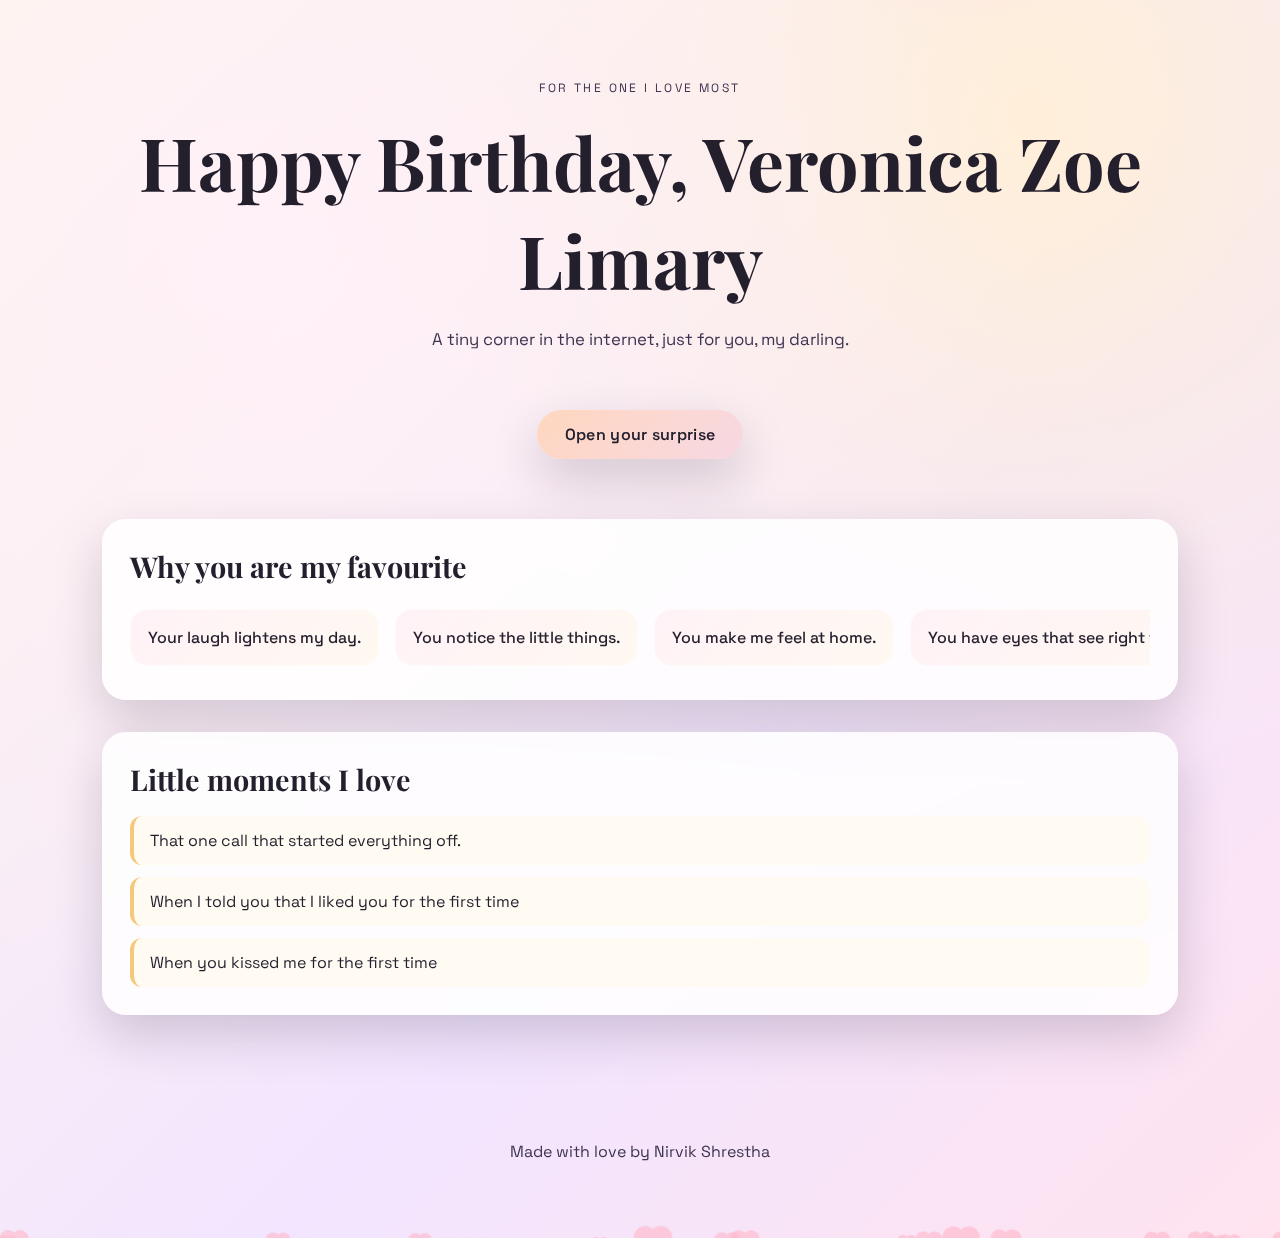
<file: index.html>
<!doctype html>
<html lang="en">

<head>
  <meta charset="utf-8" />
  <meta name="viewport" content="width=device-width, initial-scale=1" />
  <title>Happy Birthday</title>
  <link rel="preconnect" href="https://fonts.googleapis.com" />
  <link rel="preconnect" href="https://fonts.gstatic.com" crossorigin />
  <link
    href="https://fonts.googleapis.com/css2?family=Playfair+Display:wght@500;700&family=Space+Grotesk:wght@400;500;600&display=swap"
    rel="stylesheet" />
  <link rel="stylesheet" href="styles.css" />
</head>

<body>
  <div class="glow"></div>
  <header class="hero">
    <p class="eyebrow">For the one I love most</p>
    <h1 class="title">Happy Birthday, <span id="name">Love</span></h1>
    <p class="subtitle">
      A tiny corner in the internet, just for you, my darling.
    </p>
    <div class="countdown">
      <div class="countdown-label">Countdown to your day</div>
      <div id="countdown" class="countdown-time">Loading...</div>
    </div>
    <a id="surpriseBtn" class="surprise-btn" href="love.html">
      Open your surprise
    </a>
  </header>

  <main class="content">
    <section class="panel">
      <h2>Why you are my favourite</h2>
      <div class="cards-scroll">
        <div id="reasons" class="cards-track"></div>
      </div>
    </section>

    <section class="panel">
      <h2>Little moments I love</h2>
      <div id="moments" class="moments"></div>
    </section>
  </main>

  <footer class="footer">
    <p>Made with love by <span id="fromName">Me</span></p>
  </footer>

  <script src="main.js"></script>
</body>

</html>
</file>
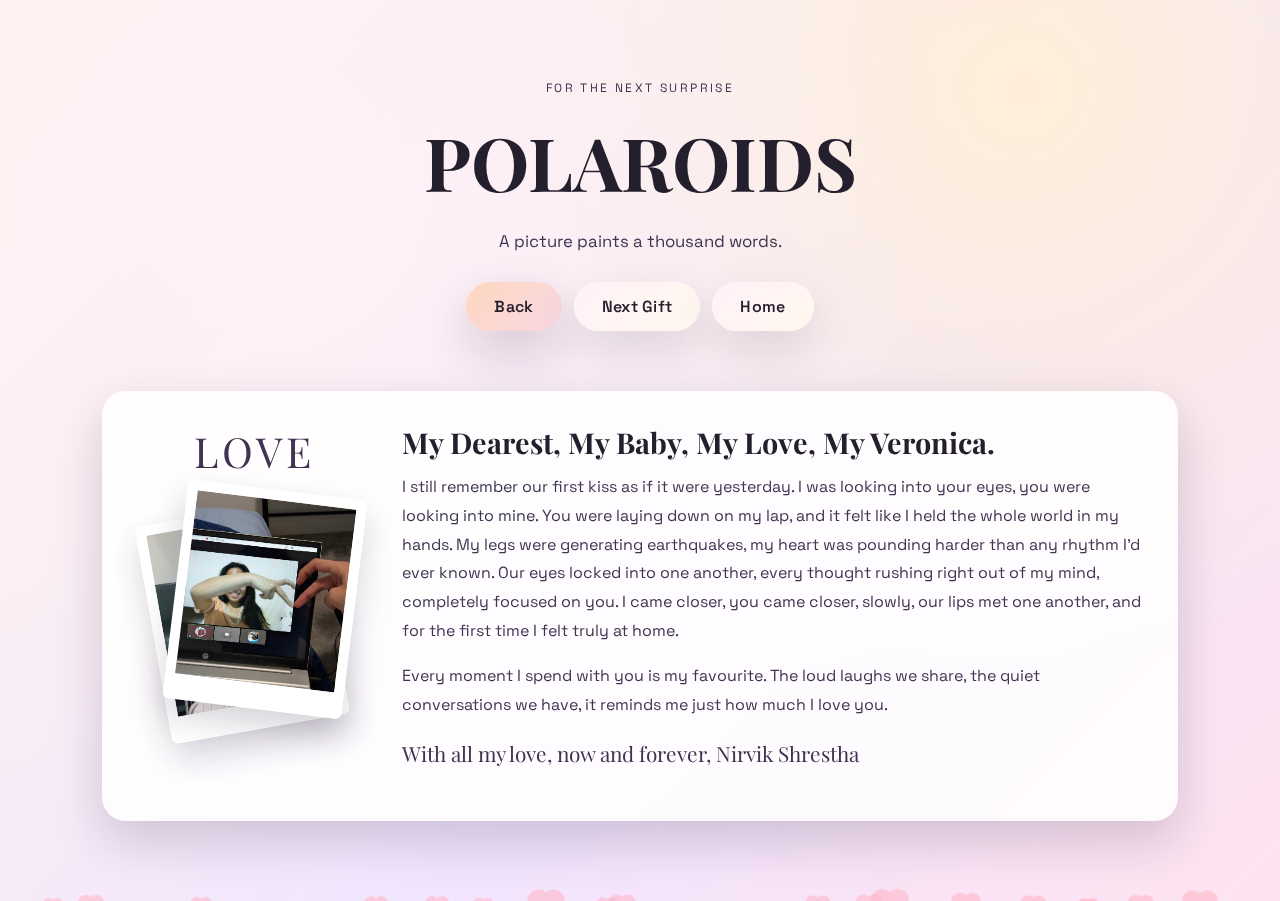
<file: gift.html>
<!doctype html>
<html lang="en">
  <head>
    <meta charset="utf-8" />
    <meta name="viewport" content="width=device-width, initial-scale=1" />
    <title>Next Gift</title>
    <link rel="preconnect" href="https://fonts.googleapis.com" />
    <link rel="preconnect" href="https://fonts.gstatic.com" crossorigin />
    <link
      href="https://fonts.googleapis.com/css2?family=Playfair+Display:wght@500;700&family=Space+Grotesk:wght@400;500;600&display=swap"
      rel="stylesheet"
    />
    <link rel="stylesheet" href="styles.css" />
  </head>
  <body>
    <div class="glow"></div>
    <header class="hero">
      <p class="eyebrow">For the next surprise</p>
      <h1 class="title">POLAROIDS</h1>
      <p class="subtitle">
        A picture paints a thousand words.
      </p>
      <div class="button-row">
        <a class="surprise-btn" href="love.html">Back</a>
        <a class="surprise-btn secondary-btn" href="poems.html">Next Gift</a>
        <a class="surprise-btn secondary-btn" href="index.html">Home</a>
      </div>
    </header>

    <main class="content">
      <section class="panel note-panel">
        <div class="note-layout">
          <div class="note-art">
            <div class="heart-scribble">love</div>
            <div class="photo-stack" id="photoStack">
              <div
                class="photo-frame photo-back"
                id="photoBack"
                style="background-image: url('images/PXL_20250828_161057275.jpg'); background-size: cover; background-position: center;"
              ></div>
              <div
                class="photo-frame photo-front"
                id="photoFront"
                style="background-image: url('images/PXL_20250929_065452975.jpg'); background-size: cover; background-position: center;"
              ></div>
            </div>
          </div>
          <div class="note-text">
            <h2>My Dearest, My Baby, My Love, My Veronica.</h2>
            <p>
              I still remember our first kiss as if it were yesterday.
              I was looking into your eyes, you were looking into mine.
              You were laying down on my lap, and it felt like I held the whole world in my hands.
              My legs were generating earthquakes, my heart was pounding harder than any rhythm I'd ever known.
              Our eyes locked into one another, every thought rushing right out of my mind, completely focused on you.
              I came closer, you came closer, slowly, our lips met one another, and for the first time I felt truly at home.
            </p>
            <p>
              Every moment I spend with you is my favourite. The loud laughs we share,
              the quiet conversations we have, it reminds me just how much I love you.
            </p>
            <p class="signoff">
              With all my love, now and forever,
              <span id="fromNameCard">Me</span>
            </p>

          </div>
        </div>
      </section>
    </main>

    <script src="main.js"></script>
  </body>
</html>
</file>
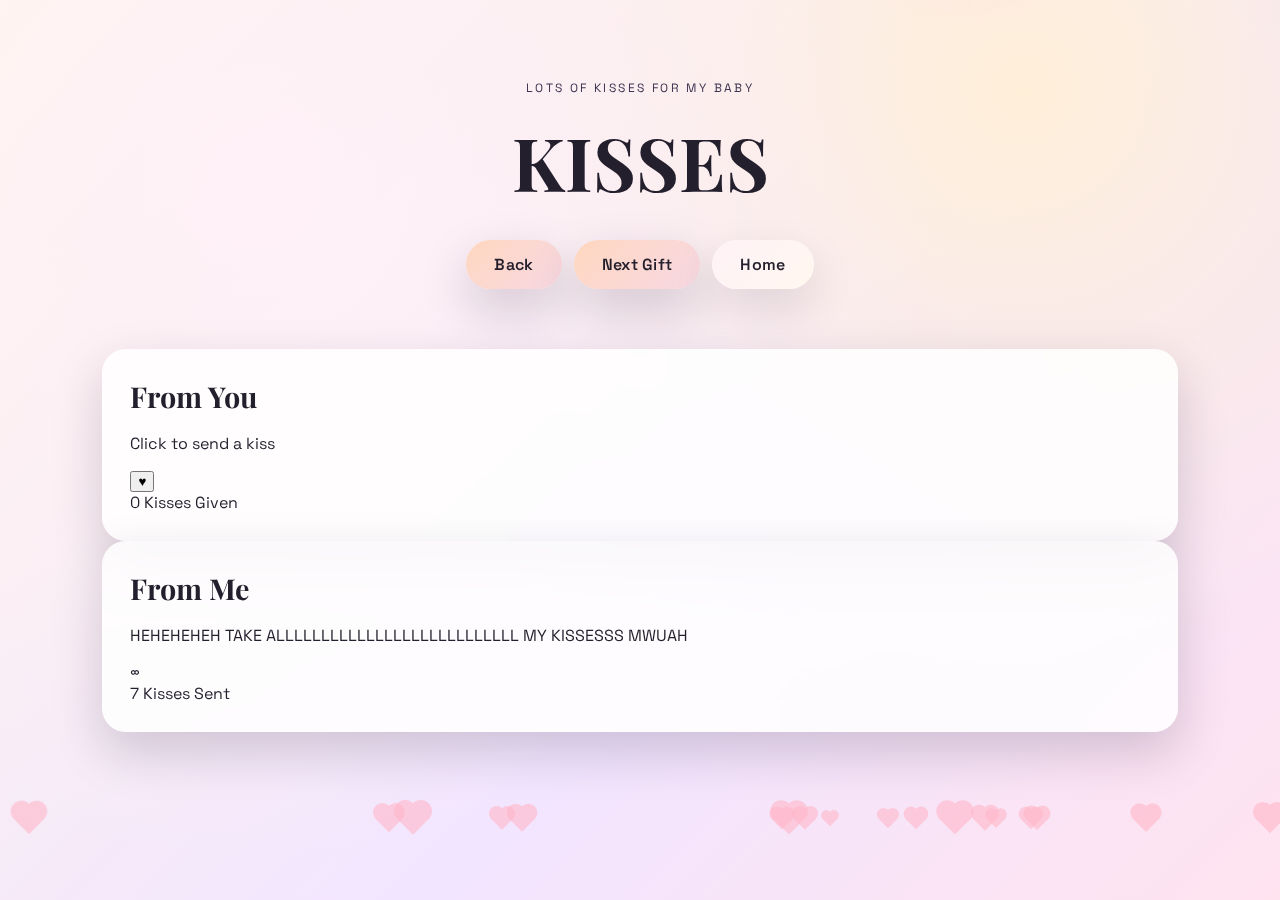
<file: kisses.html>
<!doctype html>
<html lang="en">

<head>
    <meta charset="utf-8" />
    <meta name="viewport" content="width=device-width, initial-scale=1" />
    <title>Kisses</title>
    <link rel="preconnect" href="https://fonts.googleapis.com" />
    <link rel="preconnect" href="https://fonts.gstatic.com" crossorigin />
    <link
        href="https://fonts.googleapis.com/css2?family=Playfair+Display:wght@500;700&family=Space+Grotesk:wght@400;500;600&display=swap"
        rel="stylesheet" />
    <link rel="stylesheet" href="styles.css" />
</head>

<body>
    <div class="glow"></div>
    <header class="hero">
        <p class="eyebrow">LOTS OF KISSES FOR MY BABY</p>
        <h1 class="title">KISSES</h1>
        <p class="subtitle">
        </p>
        <div class="button-row">
            <a class="surprise-btn" href="poems.html">Back</a>
            <a class="surprise-btn" href="playlist.html">Next Gift</a>
            <a class="surprise-btn secondary-btn" href="index.html">Home</a>
        </div>
    </header>

    <main class="content">
        <div class="clicker-layout">
            <!-- Her Side -->
            <section class="panel clicker-panel her-side">
                <h2>From You</h2>
                <p class="clicker-desc">Click to send a kiss</p>
                <button id="herClickerBtn" class="click-btn">
                    <span class="heart-icon">♥</span>
                </button>
                <div class="counter-display">
                    <span id="herCount">0</span>
                    <span class="label">Kisses Given</span>
                </div>
            </section>

            <!-- His Side -->
            <section class="panel clicker-panel his-side">
                <h2>From Me</h2>
                <p class="clicker-desc">HEHEHEHEH TAKE ALLLLLLLLLLLLLLLLLLLLLLLLLLL MY KISSESSS MWUAH</p>
                <div class="infinite-display">
                    <span class="infinite-icon">∞</span>
                </div>
                <div class="counter-display">
                    <span id="hisCount">0</span>
                    <span class="label">Kisses Sent</span>
                </div>
            </section>
        </div>
    </main>

    <script src="main.js"></script>
</body>

</html>
</file>
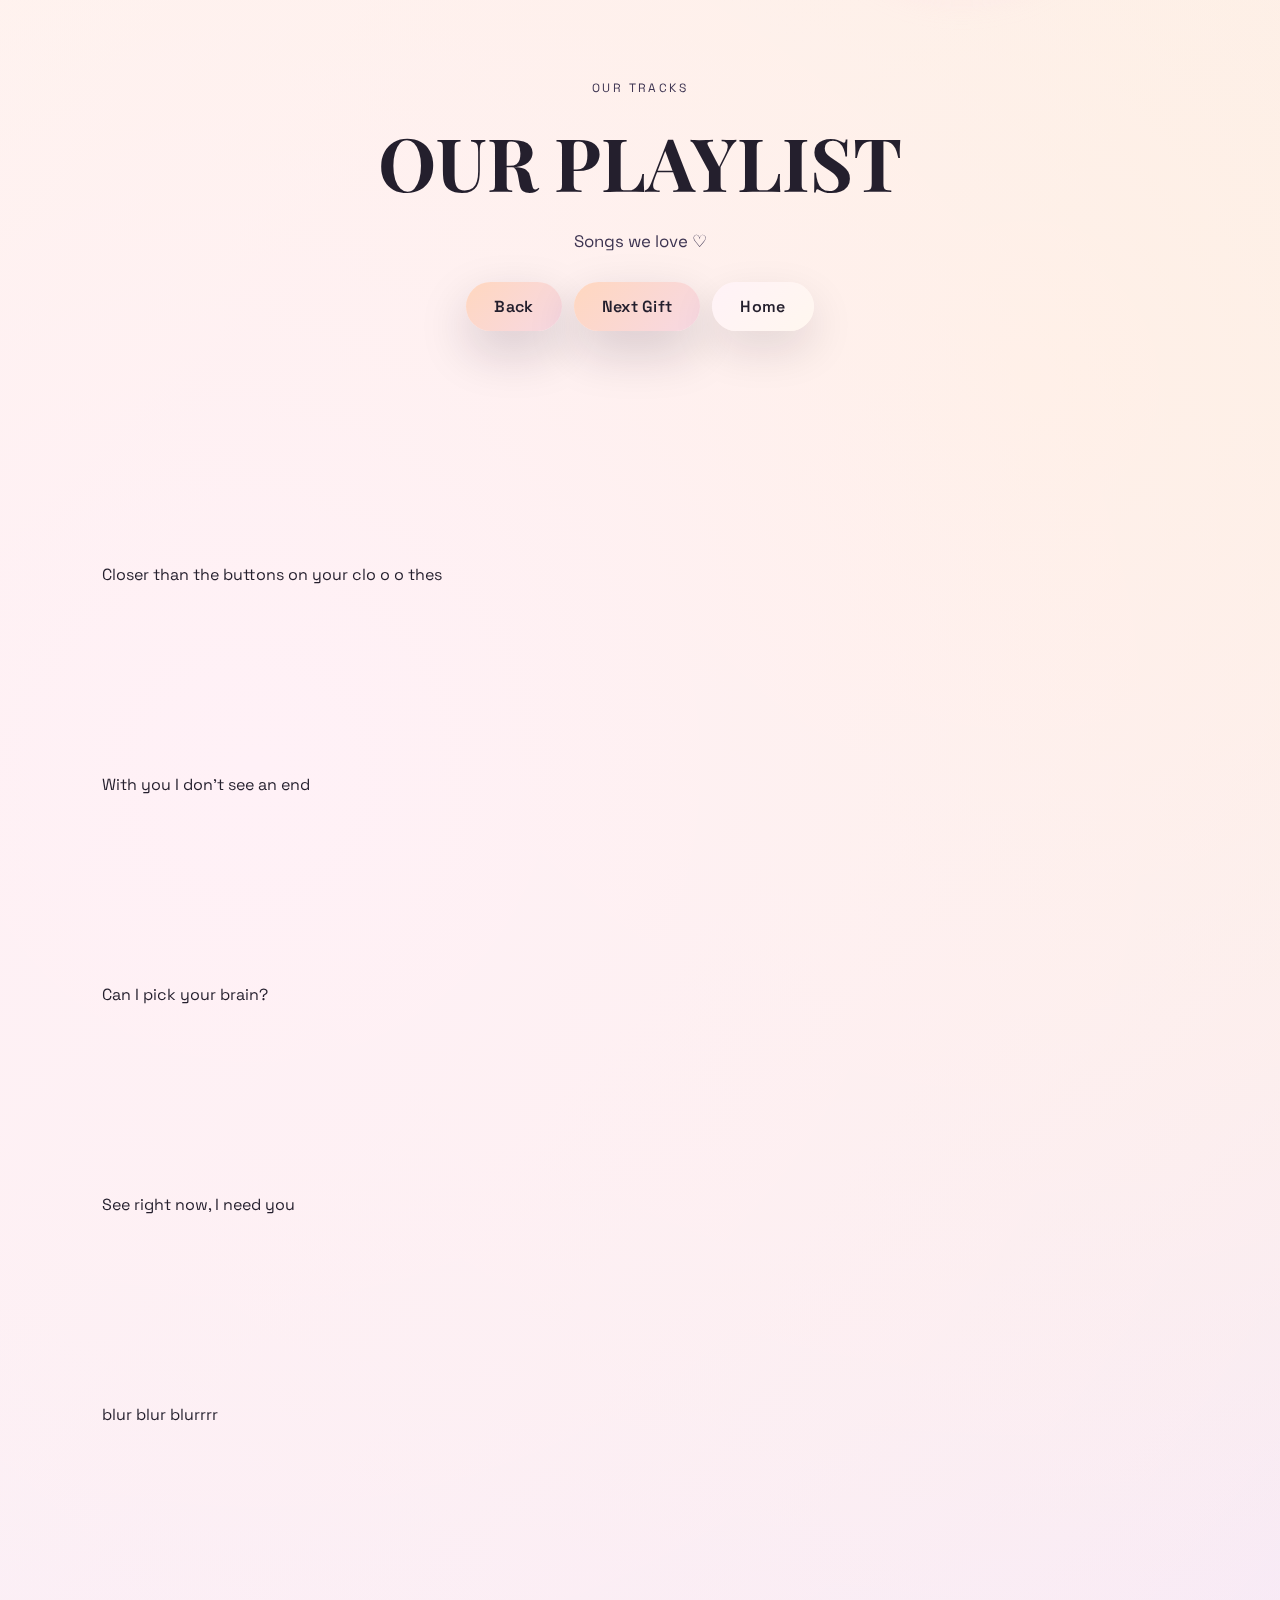
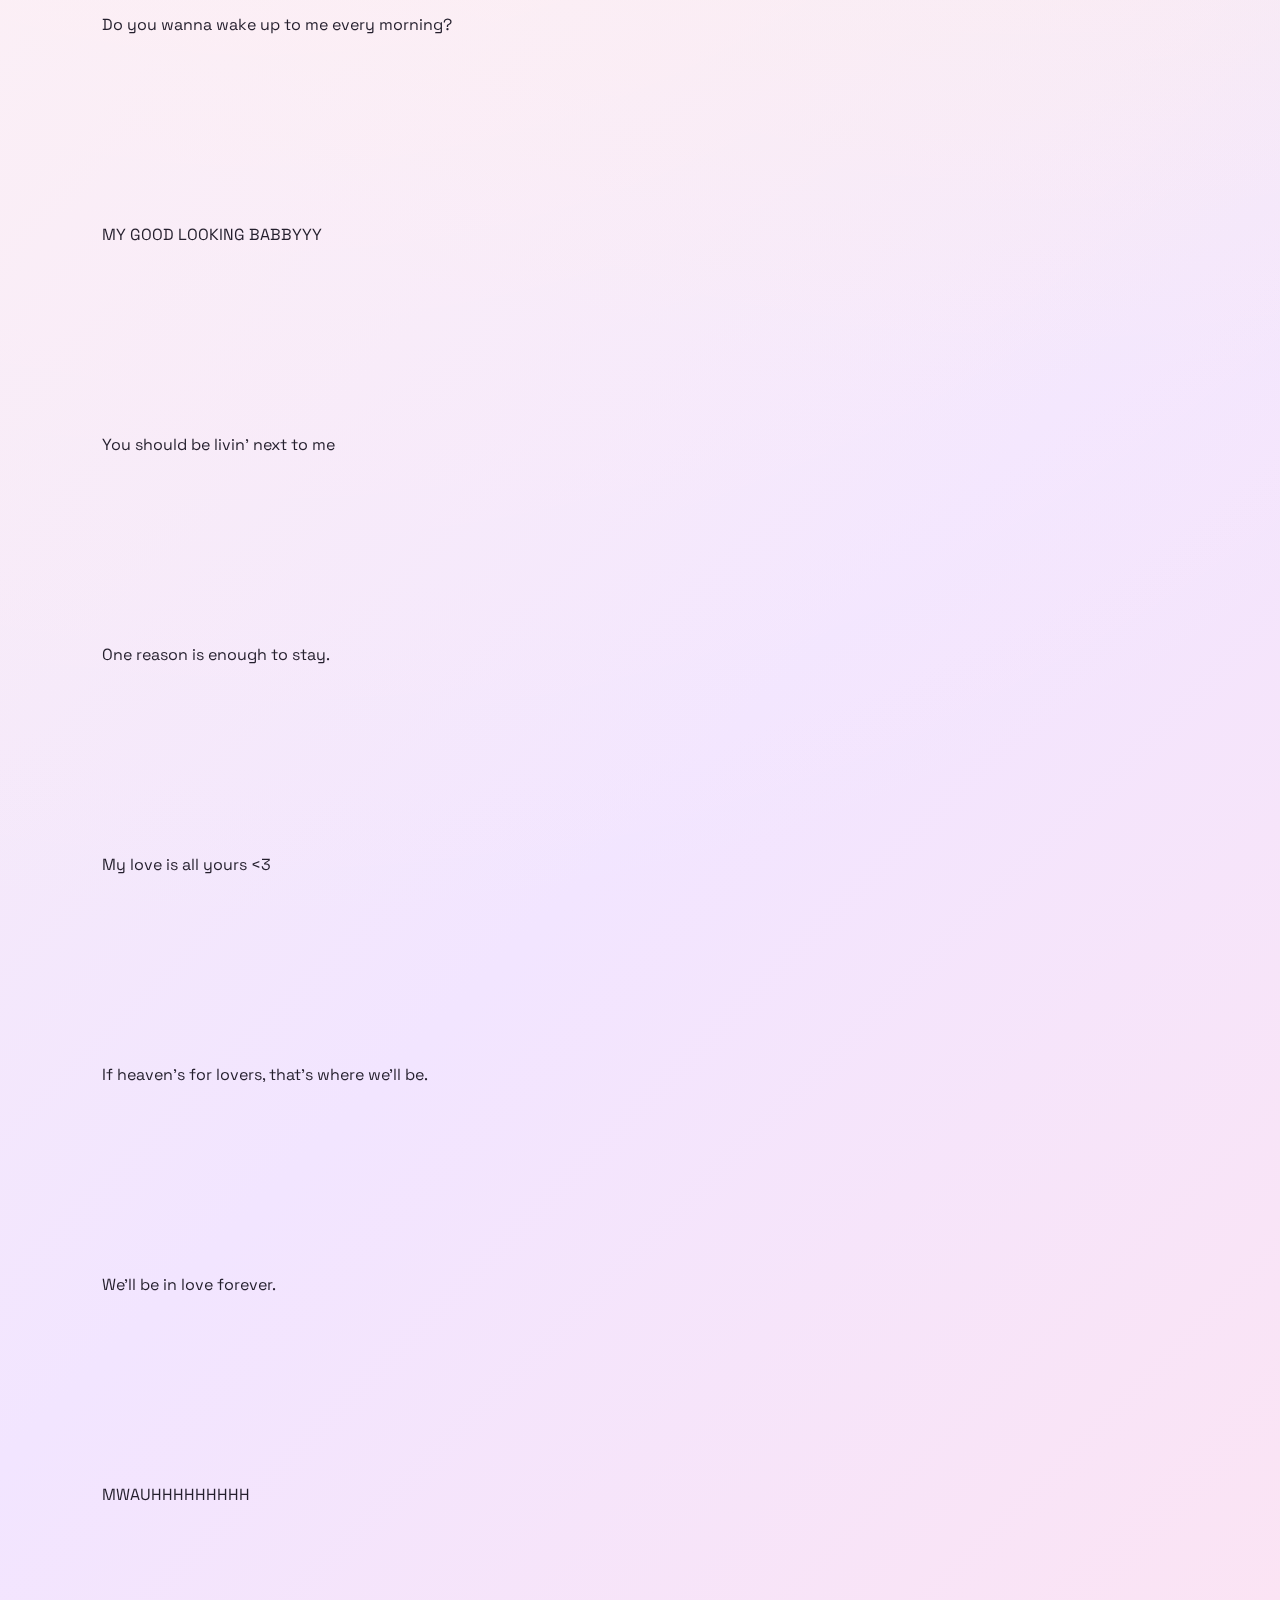
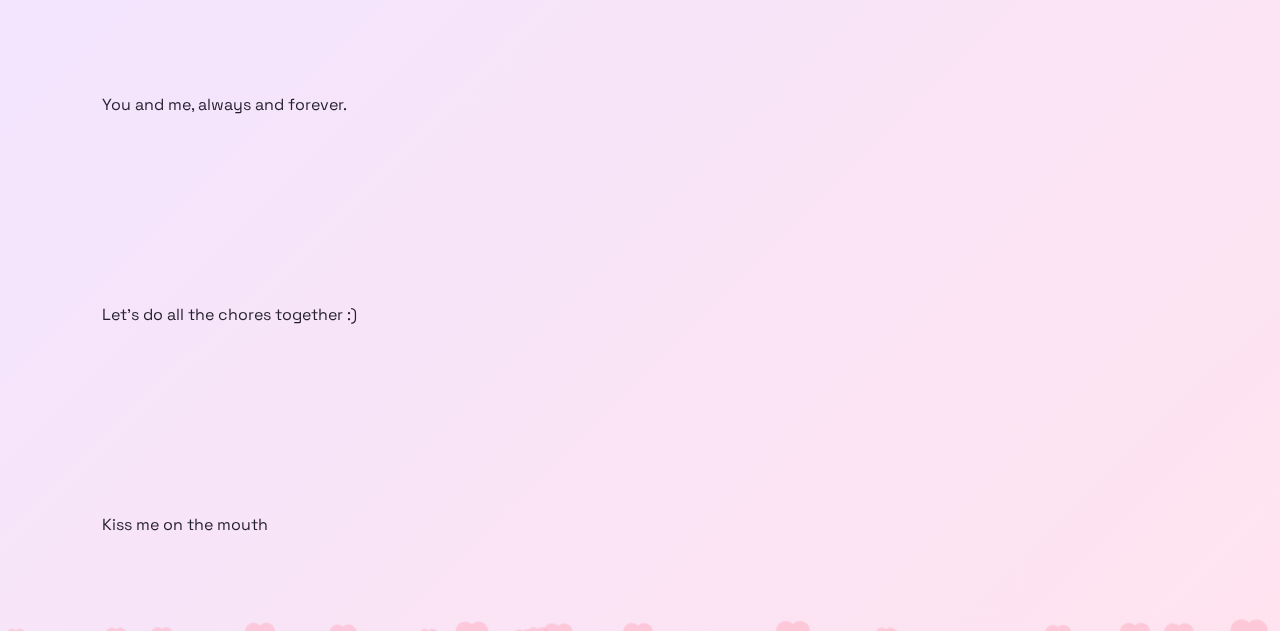
<file: playlist.html>
<!doctype html>
<html lang="en">

<head>
    <meta charset="utf-8" />
    <meta name="viewport" content="width=device-width, initial-scale=1" />
    <title>Our Playlist</title>
    <link rel="preconnect" href="https://fonts.googleapis.com" />
    <link rel="preconnect" href="https://fonts.gstatic.com" crossorigin />
    <link
        href="https://fonts.googleapis.com/css2?family=Playfair+Display:wght@500;700&family=Space+Grotesk:wght@400;500;600&display=swap"
        rel="stylesheet" />
    <link rel="stylesheet" href="styles.css" />
</head>

<body>
    <div class="glow"></div>
    <header class="hero">
        <p class="eyebrow">OUR tracks</p>
        <h1 class="title">OUR PLAYLIST</h1>
        <p class="subtitle">
            Songs we love ♡
        </p>
        <div class="button-row">
            <a class="surprise-btn" href="kisses.html">Back</a>
            <a class="surprise-btn" href="universe.html">Next Gift</a>
            <a class="surprise-btn secondary-btn" href="index.html">Home</a>
        </div>
    </header>

    <main class="content">
        <section class="playlist-panel">
            <div id="playlistGrid" class="playlist-grid">
                <!-- Songs will be injected here by main.js -->
                <p style="text-align:center; width:100%; color: var(--soft-ink);">Loading our songs...</p>
            </div>
        </section>
    </main>

    <script src="main.js"></script>
</body>

</html>
</file>
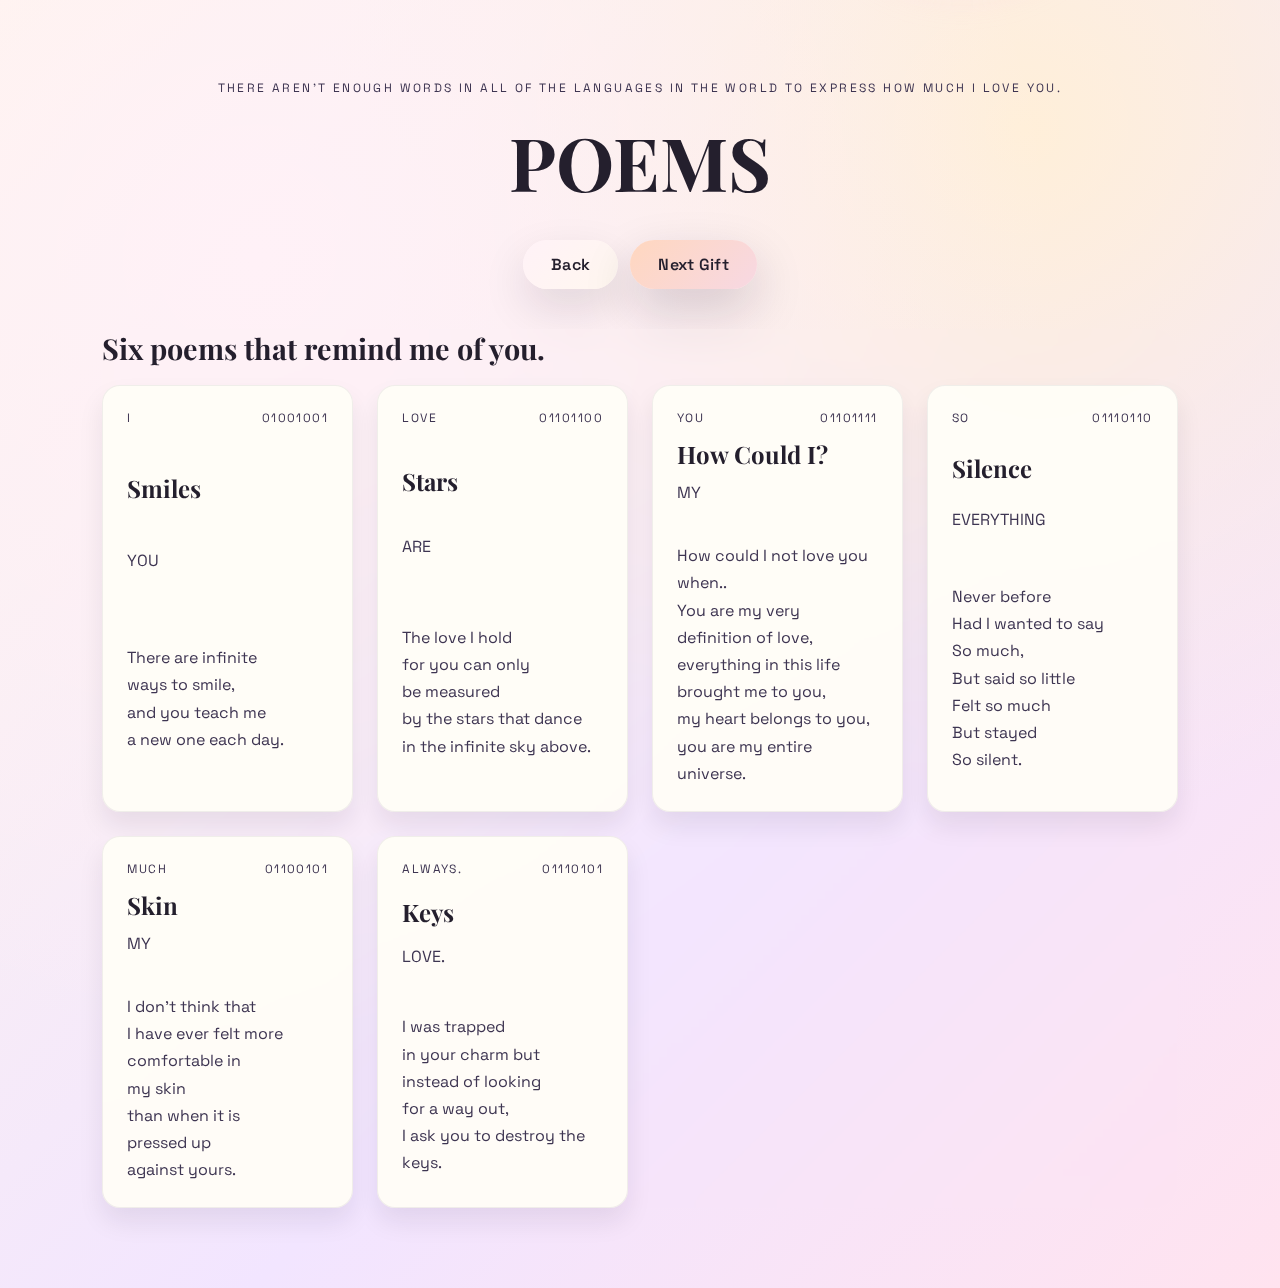
<file: poems.html>
<!doctype html>
<html lang="en">

<head>
  <meta charset="utf-8" />
  <meta name="viewport" content="width=device-width, initial-scale=1" />
  <title>Poems for You</title>
  <link rel="preconnect" href="https://fonts.googleapis.com" />
  <link rel="preconnect" href="https://fonts.gstatic.com" crossorigin />
  <link
    href="https://fonts.googleapis.com/css2?family=Playfair+Display:wght@500;700&family=Space+Grotesk:wght@400;500;600&display=swap"
    rel="stylesheet" />
  <link rel="stylesheet" href="styles.css" />
</head>

<body>
  <div class="glow"></div>
  <header class="hero">
    <p class="eyebrow">There aren't enough words in all of the languages in the world to express how much I love you.
    </p>
    <h1 class="title">POEMS</h1>
    <p class="subtitle">

    </p>
    <div class="button-row">
      <a class="surprise-btn secondary-btn" href="gift.html">Back</a>
      <a class="surprise-btn" href="kisses.html">Next Gift</a>
    </div>
  </header>

  <main class="content poems-page">
    <section class="panel poems-panel">
      <h2>Six poems that remind me of you.</h2>
      <div class="poem-grid">
        <article class="poem-card">
          <div class="poem-meta">
            <span class="poem-tag">I</span>
            <span class="poem-date">01001001</span>
          </div>
          <h3>Smiles</h3>
          <p class="poem-author">YOU</p>
          <p class="poem-excerpt">
            There are infinite
            ways to smile,
            and you teach me
            a new one each day.
          </p>
        </article>
        <article class="poem-card">
          <div class="poem-meta">
            <span class="poem-tag">LOVE</span>
            <span class="poem-date">01101100</span>
          </div>
          <h3>Stars</h3>
          <p class="poem-author">ARE</p>
          <p class="poem-excerpt">
            The love I hold
            for you can only
            be measured
            by the stars that dance
            in the infinite sky above.
          </p>
        </article>
        <article class="poem-card">
          <div class="poem-meta">
            <span class="poem-tag">YOU</span>
            <span class="poem-date">01101111</span>
          </div>
          <h3>How Could I?</h3>
          <p class="poem-author">MY</p>
          <p class="poem-excerpt">
            How could I not love you when..
            You are my very definition of love,
            everything in this life brought me to you,
            my heart belongs to you,
            you are my entire universe.
          </p>
        </article>
        <article class="poem-card">
          <div class="poem-meta">
            <span class="poem-tag">SO</span>
            <span class="poem-date">01110110</span>
          </div>
          <h3>Silence</h3>
          <p class="poem-author">EVERYTHING</p>
          <p class="poem-excerpt">
            Never before
            Had I wanted to say
            So much,
            But said so little
            Felt so much
            But stayed
            So silent.
          </p>
        </article>
        <article class="poem-card">
          <div class="poem-meta">
            <span class="poem-tag">MUCH</span>
            <span class="poem-date">01100101</span>
          </div>
          <h3>Skin</h3>
          <p class="poem-author">MY</p>
          <p class="poem-excerpt">
            I don't think that
            I have ever felt more
            comfortable in
            my skin
            than when it is
            pressed up
            against yours.
          </p>
        </article>
        <article class="poem-card">
          <div class="poem-meta">
            <span class="poem-tag">ALWAYS.</span>
            <span class="poem-date">01110101</span>
          </div>
          <h3>Keys</h3>
          <p class="poem-author">LOVE.</p>
          <p class="poem-excerpt">
            I was trapped
            in your charm but
            instead of looking
            for a way out,
            I ask you to destroy the keys.
          </p>
        </article>
      </div>
    </section>
  </main>
</body>

</html>
</file>
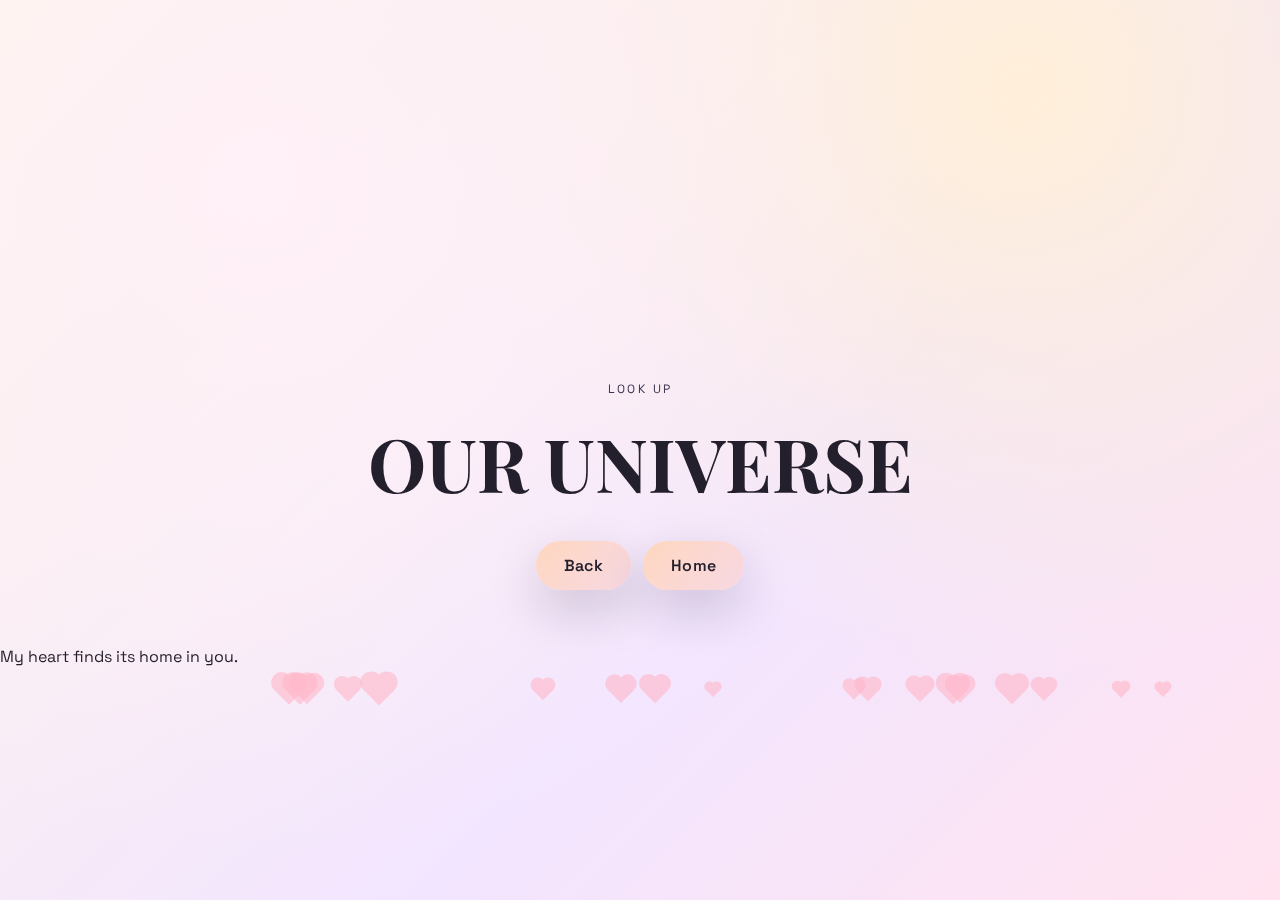
<file: universe.html>
<!doctype html>
<html lang="en">

<head>
    <meta charset="utf-8" />
    <meta name="viewport" content="width=device-width, initial-scale=1" />
    <title>Our Universe</title>
    <link rel="preconnect" href="https://fonts.googleapis.com" />
    <link rel="preconnect" href="https://fonts.gstatic.com" crossorigin />
    <link
        href="https://fonts.googleapis.com/css2?family=Playfair+Display:wght@500;700&family=Space+Grotesk:wght@400;500;600&display=swap"
        rel="stylesheet" />
    <link rel="stylesheet" href="styles.css" />
</head>

<body class="universe-body">
    <!-- Stars will be injected here -->
    <div id="universe" class="universe-container"></div>

    <div class="universe-ui">
        <header class="hero universe-hero">
            <p class="eyebrow">Look Up</p>
            <h1 class="title">OUR UNIVERSE</h1>
            <p class="subtitle">

            </p>
            <div class="button-row">
                <a class="surprise-btn glass-btn" href="playlist.html">Back</a>
                <a class="surprise-btn glass-btn" href="index.html">Home</a>
            </div>
        </header>

        <div id="starMessage" class="star-message-container">
            <p class="placeholder-text">Hover over the stars...</p>
        </div>
    </div>

    <script src="main.js"></script>
</body>

</html>
</file>
<file: styles.css>
:root {
  --ink: #241f2d;
  --soft-ink: #3e3552;
  --rose: #f7d8e3;
  --peach: #ffd7bf;
  --gold: #f4c97a;
  --cream: #fff7f1;
  --shadow: 0 20px 50px rgba(28, 18, 44, 0.18);
  --radius: 24px;
  --body-font: "Space Grotesk", "Segoe UI", sans-serif;
  --display-font: "Playfair Display", "Times New Roman", serif;
}

*,
*::before,
*::after {
  box-sizing: border-box;
}

body {
  margin: 0;
  font-family: var(--body-font);
  color: var(--ink);
  background: radial-gradient(circle at 20% 20%, #fff1f7, transparent 55%),
    radial-gradient(circle at 80% 10%, #ffefd9, transparent 45%),
    linear-gradient(135deg, #fff6ea 0%, #f2e5ff 60%, #ffe3ef 100%);
  min-height: 100vh;
  overflow-x: hidden;
  scrollbar-width: none;
  -ms-overflow-style: none;
}

body::-webkit-scrollbar {
  width: 0;
  height: 0;
}

body.countdown-only .eyebrow,
body.countdown-only .title,
body.countdown-only .subtitle,
body.countdown-only .surprise-btn,
body.countdown-only .content,
body.countdown-only .footer {
  display: none;
}

body.countdown-only .hero {
  min-height: 100vh;
  display: grid;
  place-items: center;
  padding: 0 8vw;
}

.glow {
  position: fixed;
  inset: -40% 10% auto auto;
  width: 380px;
  height: 380px;
  background: radial-gradient(circle, rgba(255, 209, 234, 0.8), transparent 70%);
  filter: blur(10px);
  z-index: -1;
}

.hero {
  padding: 80px 8vw 40px;
  text-align: center;
}

.eyebrow {
  letter-spacing: 0.2em;
  text-transform: uppercase;
  font-size: 0.75rem;
  color: var(--soft-ink);
  margin: 0 0 16px;
}

.title {
  font-family: var(--display-font);
  font-size: clamp(2.6rem, 6vw, 4.6rem);
  margin: 0;
}

.subtitle {
  max-width: 520px;
  margin: 20px auto 30px;
  color: var(--soft-ink);
  font-size: 1.05rem;
}

.countdown {
  display: inline-flex;
  flex-direction: column;
  gap: 6px;
  background: rgba(255, 255, 255, 0.8);
  padding: 16px 22px;
  border-radius: 999px;
  box-shadow: var(--shadow);
}

.countdown-label {
  font-size: 0.8rem;
  text-transform: uppercase;
  letter-spacing: 0.18em;
  color: var(--soft-ink);
}

.countdown-time {
  font-weight: 600;
  font-size: 1.1rem;
}

.surprise-btn {
  margin-top: 30px;
  padding: 14px 28px;
  border: none;
  border-radius: 999px;
  background: linear-gradient(135deg, var(--peach), var(--rose));
  color: var(--ink);
  font-weight: 600;
  letter-spacing: 0.02em;
  cursor: pointer;
  box-shadow: var(--shadow);
  transition: transform 0.3s ease, box-shadow 0.3s ease;
  text-decoration: none;
  display: inline-block;
}

.surprise-btn:hover {
  transform: translateY(-3px);
  box-shadow: 0 25px 60px rgba(28, 18, 44, 0.25);
}

.button-row {
  display: inline-flex;
  gap: 12px;
  flex-wrap: wrap;
  justify-content: center;
}

.button-row .surprise-btn {
  margin-top: 0;
}

.secondary-btn {
  background: linear-gradient(135deg, #fff2f7, #fff7ef);
  box-shadow: 0 18px 45px rgba(28, 18, 44, 0.12);
}


.content {
  display: grid;
  gap: 32px;
  padding: 20px 8vw 80px;
}

.panel {
  background: rgba(255, 255, 255, 0.86);
  border-radius: var(--radius);
  padding: 28px;
  box-shadow: var(--shadow);
  backdrop-filter: blur(12px);
  min-width: 0;
}

.panel h2 {
  font-family: var(--display-font);
  margin: 0 0 18px;
  font-size: 1.8rem;
}

.note-panel {
  padding: 32px;
}

.note-layout {
  display: grid;
  gap: 28px;
  grid-template-columns: minmax(160px, 240px) minmax(0, 1fr);
  align-items: start;
}

.note-art {
  display: grid;
  gap: 18px;
  justify-items: center;
}

.heart-scribble {
  font-family: var(--display-font);
  font-size: 2.6rem;
  color: var(--soft-ink);
  letter-spacing: 0.1em;
  text-transform: uppercase;
}

.photo-stack {
  position: relative;
  width: 180px;
  height: 220px;
  cursor: pointer;
  user-select: none;
}

.photo-frame {
  position: absolute;
  inset: 0;
  border-radius: 6px;
  background: linear-gradient(160deg, #ffffff 0%, #f6f1ff 100%);
  box-shadow: 0 16px 32px rgba(28, 18, 44, 0.18);
  border: 10px solid #ffffff;
  border-bottom-width: 26px;
  transition: transform 0.5s ease, box-shadow 0.5s ease;
}

.photo-back {
  transform: rotate(-10deg) translate(-14px, 12px);
  opacity: 0.95;
  z-index: 1;
  background: linear-gradient(160deg, #f8fbff 0%, #ffeaf0 100%);
}

.photo-front {
  transform: rotate(7deg) translate(10px, -8px);
  z-index: 2;
  background: linear-gradient(
    45deg,
    rgba(244, 201, 122, 0.2),
    rgba(247, 216, 227, 0.5)
  );
}

.photo-stack.is-swapped .photo-front {
  transform: rotate(-12deg) translate(-16px, 14px);
  z-index: 1;
  box-shadow: 0 10px 24px rgba(28, 18, 44, 0.12);
}

.photo-stack.is-swapped .photo-back {
  transform: rotate(6deg) translate(10px, -8px);
  z-index: 2;
}

.note-text h2 {
  font-family: var(--display-font);
  margin: 0 0 12px;
}

.note-text p {
  margin: 0 0 16px;
  color: var(--soft-ink);
  line-height: 1.8;
}

.poems-page {
  padding-top: 0;
}

.poems-panel {
  background: transparent;
  box-shadow: none;
  padding: 0;
}

.poem-grid {
  display: grid;
  gap: 24px;
  grid-template-columns: repeat(auto-fit, minmax(240px, 1fr));
}

.poem-card {
  background: rgba(255, 253, 247, 0.96);
  border-radius: 18px;
  padding: 24px;
  border: 1px solid rgba(62, 53, 82, 0.08);
  box-shadow: 0 14px 26px rgba(28, 18, 44, 0.08);
  display: grid;
  gap: 12px;
  min-height: 280px;
}

.poem-meta {
  display: flex;
  justify-content: space-between;
  text-transform: uppercase;
  letter-spacing: 0.12em;
  font-size: 0.75rem;
  color: var(--soft-ink);
}

.poem-card h3 {
  margin: 0;
  font-family: var(--display-font);
  font-size: 1.5rem;
}

.poem-author {
  margin: 0;
  color: var(--soft-ink);
}

.poem-excerpt {
  margin: 0;
  color: var(--soft-ink);
  line-height: 1.7;
  white-space: pre-line;
}

.poem-link {
  margin-top: auto;
  color: var(--ink);
  font-weight: 600;
}

.signoff {
  font-family: var(--display-font);
  font-size: 1.3rem;
  color: var(--ink);
}

.note-hint {
  font-size: 0.9rem;
  color: rgba(62, 53, 82, 0.7);
}

.cards-scroll {
  overflow: hidden;
  position: relative;
  max-width: 100%;
  width: 100%;
  min-width: 0;
}

.cards-track {
  display: flex;
  gap: 16px;
  padding: 6px 0;
  width: max-content;
  animation: scroll-cards 26s linear infinite;
}

.cards-track:hover {
  animation-play-state: paused;
}

.card {
  flex: 0 0 auto;
  min-width: 220px;
  white-space: normal;
  padding: 18px;
  border-radius: 18px;
  background: linear-gradient(140deg, #fff2f7 0%, #fff9f1 100%);
  box-shadow: inset 0 0 0 1px rgba(255, 255, 255, 0.5);
  font-weight: 500;
}

.moments {
  display: grid;
  gap: 12px;
}

.moment {
  padding: 14px 16px;
  border-left: 4px solid var(--gold);
  background: rgba(255, 250, 240, 0.8);
  border-radius: 12px;
}

.plan {
  margin: 0;
  padding-left: 20px;
  line-height: 1.9;
}

.footer {
  text-align: center;
  padding: 30px 16px 60px;
  color: var(--soft-ink);
}

.heart {
  position: fixed;
  width: 14px;
  height: 14px;
  background: #ffb6c8;
  transform: rotate(45deg);
  opacity: 0.6;
  animation: float 12s linear infinite;
  z-index: -1;
}

.heart::before,
.heart::after {
  content: "";
  position: absolute;
  width: 14px;
  height: 14px;
  border-radius: 50%;
  background: #ffb6c8;
}

.heart::before {
  left: -7px;
}

.heart::after {
  top: -7px;
}

@keyframes float {
  0% {
    transform: translateY(30vh) rotate(45deg);
    opacity: 0;
  }
  10% {
    opacity: 0.6;
  }
  100% {
    transform: translateY(-120vh) rotate(45deg);
    opacity: 0;
  }
}

@keyframes scroll-cards {
  0% {
    transform: translateX(0);
  }
  100% {
    transform: translateX(-50%);
  }
}

@media (max-width: 720px) {
  .hero {
    padding-top: 70px;
  }

  .countdown {
    width: 100%;
    max-width: 320px;
  }

  .panel {
    padding: 22px;
  }

  .poem-card {
    min-height: auto;
  }

  .note-layout {
    grid-template-columns: 1fr;
    text-align: center;
  }

  .photo-stack {
    margin: 0 auto;
  }
}
</file>
